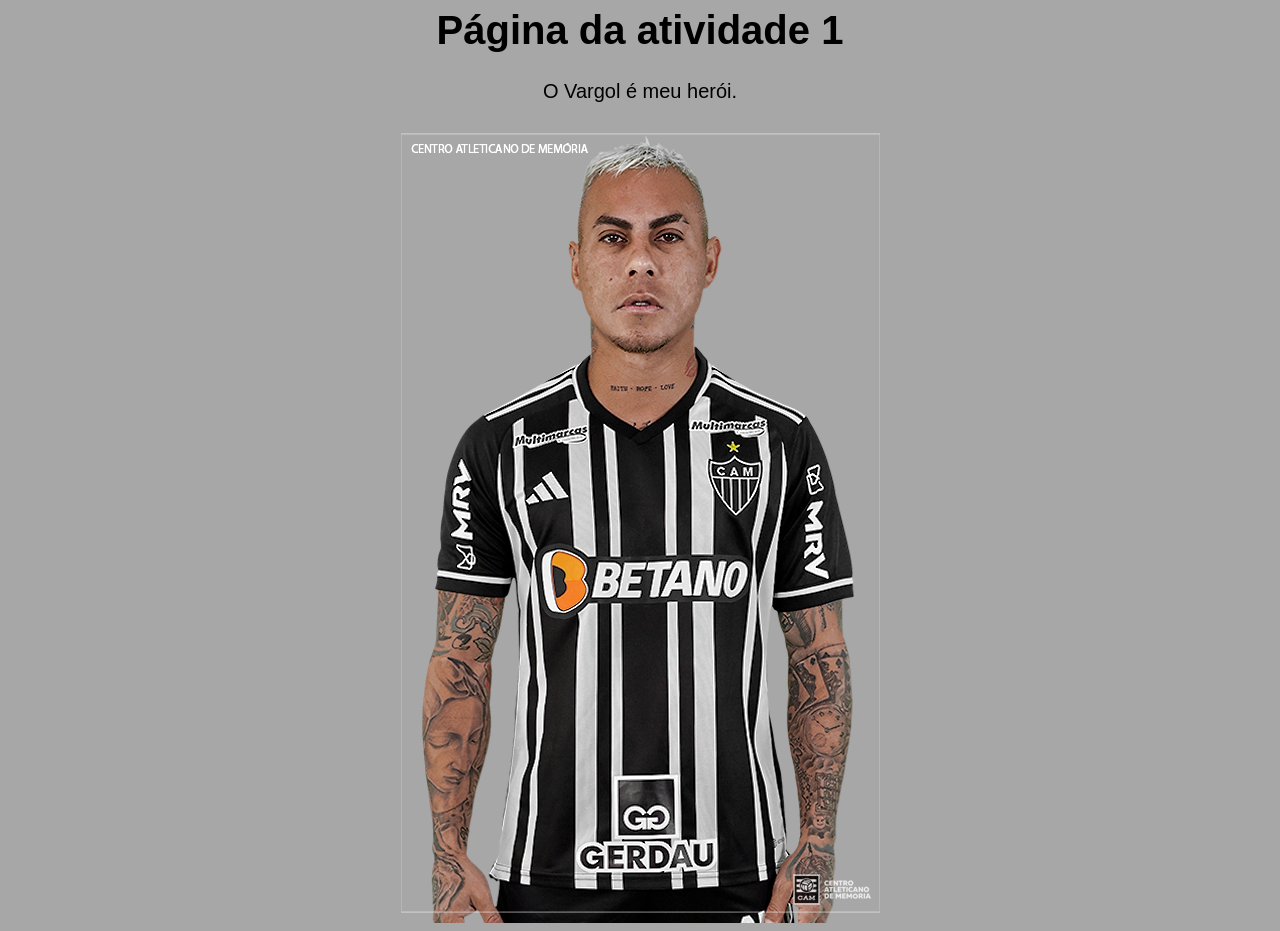
<file: DIW-ATIVIDADE.1/index.html>
<html>
    <head>
        <title>Site</title>
        <link rel="stylesheet" href="style.css">
    </head>
    <body>
        <div class="vargol">
            <h1>Página da atividade 1</h1>
            <p>O Vargol é meu herói.</p>
            <img src="images/Vargas2023b.png">
        </div>
    </body>
</html>
</file>
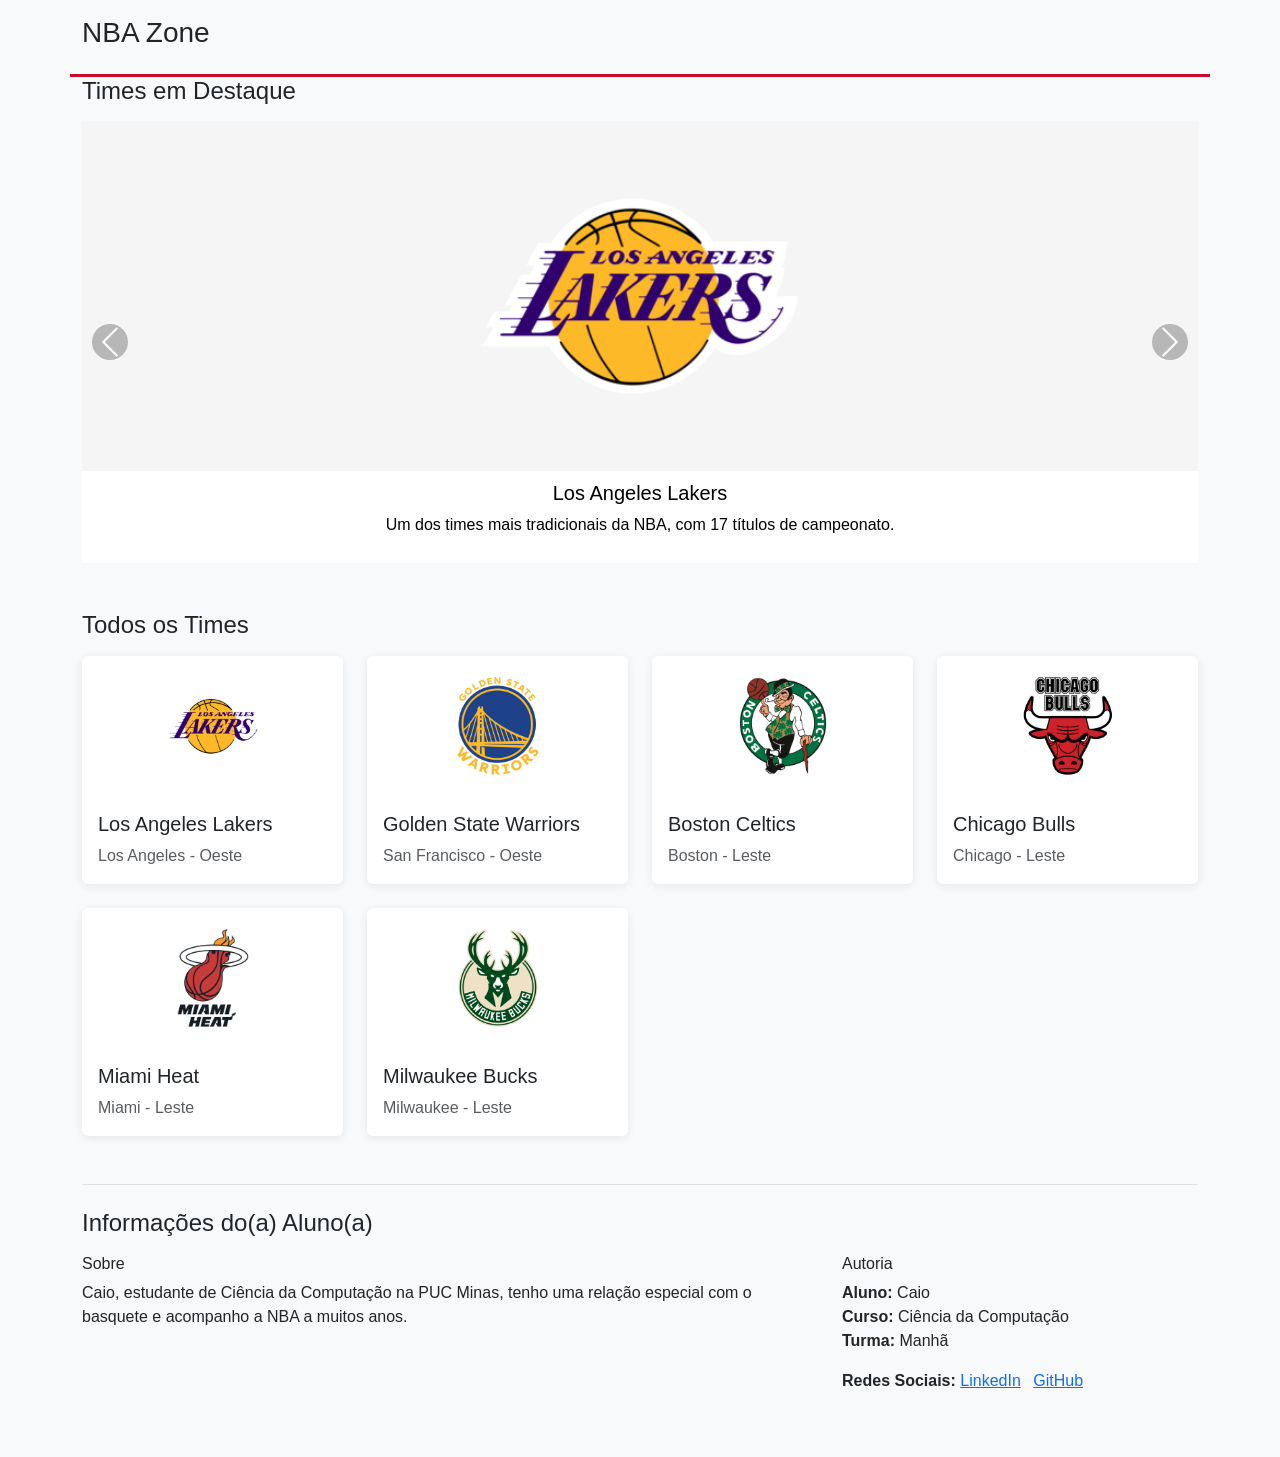
<file: tp1/index.html>
<!DOCTYPE html>
<html lang="pt-BR">
<head>
  <meta charset="UTF-8">
  <meta name="viewport" content="width=device-width, initial-scale=1.0">
  <title>NBA Times</title>
  <link href="https://cdn.jsdelivr.net/npm/bootstrap@5.3.3/dist/css/bootstrap.min.css" rel="stylesheet">
  <link rel="stylesheet" href="css/styles.css">
</head>
<body>
  <header class="container py-3">
    <h1 class="h3">NBA Zone</h1>
  </header>
  <main class="container">
    <section class="mb-5">
      <h2 class="h4 mb-3">Times em Destaque</h2>
      <div id="carouselDestaques" class="carousel slide" data-bs-ride="carousel">
        <div class="carousel-indicators" id="carouselIndicadores"></div>
        <div class="carousel-inner" id="carouselItens"></div>
        <button class="carousel-control-prev" type="button" data-bs-target="#carouselDestaques" data-bs-slide="prev">
          <span class="carousel-control-prev-icon"></span>
        </button>
        <button class="carousel-control-next" type="button" data-bs-target="#carouselDestaques" data-bs-slide="next">
          <span class="carousel-control-next-icon"></span>
        </button>
      </div>
    </section>
    <section class="mb-5">
      <h2 class="h4 mb-3">Todos os Times</h2>
      <div id="listaTimes" class="row g-4"></div>
    </section>
    <section class="mb-5 border-top pt-4">
      <h2 class="h4 mb-3">Informações do(a) Aluno(a)</h2>
      <div class="row">
        <div class="col-md-8">
          <h3 class="h6">Sobre</h3>
          <p>Caio, estudante de Ciência da Computação na PUC Minas, tenho uma relação especial com o basquete e acompanho a NBA a muitos anos.</p>
        </div>
        <div class="col-md-4">
          <h3 class="h6">Autoria</h3>
          <p><strong>Aluno:</strong> Caio<br><strong>Curso:</strong> Ciência da Computação<br><strong>Turma:</strong> Manhã</p>
          <p><strong>Redes Sociais:</strong>
            <a href="https://www.linkedin.com/in/caio-granffild" class="me-2">LinkedIn</a>
            <a href="https://github.com/CaioGranffild" class="me-2">GitHub</a>
          </p>
        </div>
      </div>
    </section>
  </main>
  <script src="https://cdn.jsdelivr.net/npm/bootstrap@5.3.3/dist/js/bootstrap.bundle.min.js"></script>
  <script src="js/app.js"></script>
</body>
</html>
</file>
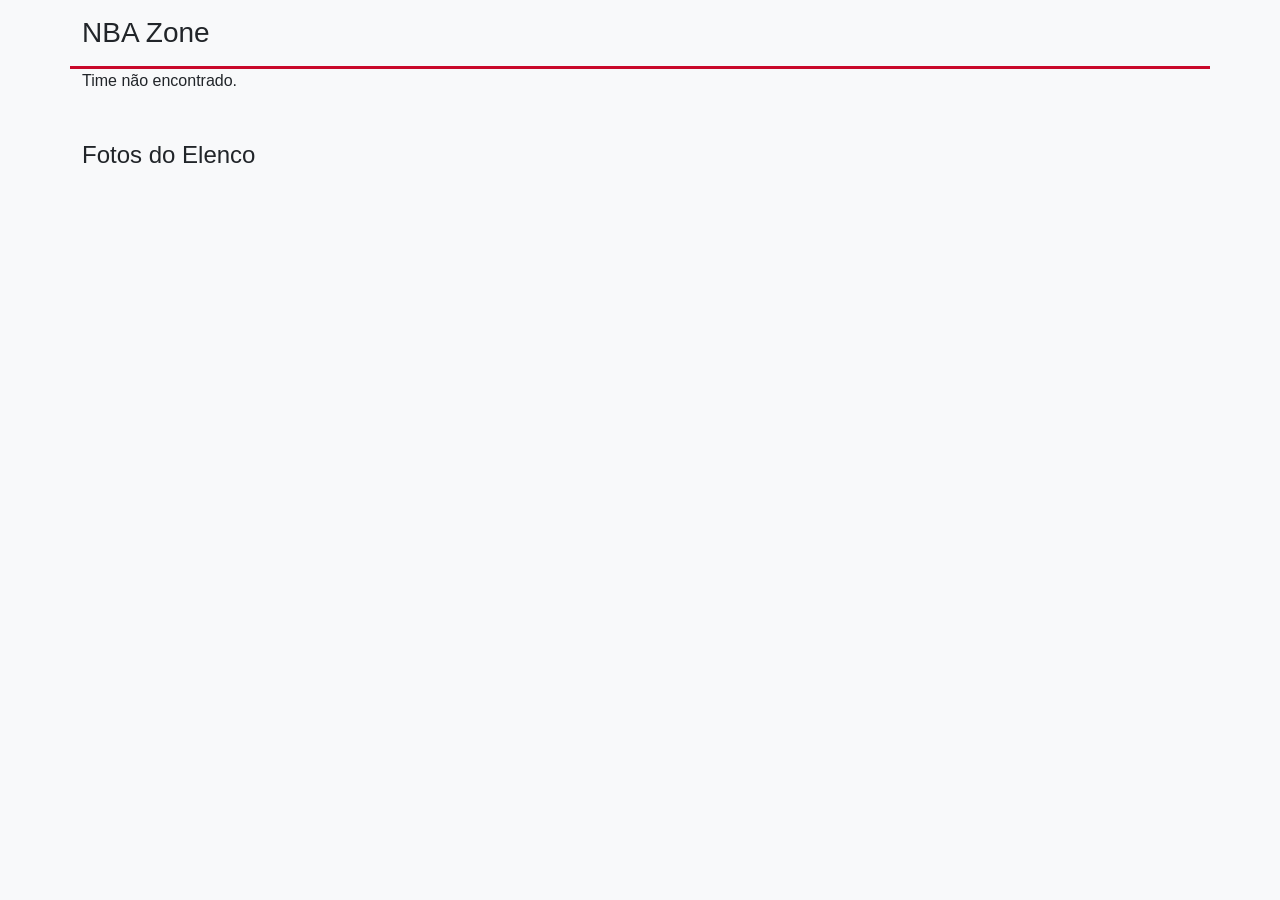
<file: tp1/detalhes.html>
<!DOCTYPE html>
<html lang="pt-BR">
<head>
  <meta charset="UTF-8">
  <meta name="viewport" content="width=device-width, initial-scale=1.0">
  <title>Detalhes do Time</title>
  <link href="https://cdn.jsdelivr.net/npm/bootstrap@5.3.3/dist/css/bootstrap.min.css" rel="stylesheet">
  <link rel="stylesheet" href="css/styles.css">
</head>
<body>
  <header class="container py-3">
    <a href="index.html" class="text-decoration-none h3">NBA Zone</a>
  </header>
  <main class="container">
    <section id="infoTime" class="mb-5"></section>
    <section class="mb-5">
      <h2 class="h4 mb-3">Fotos do Elenco</h2>
      <div id="listaJogadores" class="d-flex flex-wrap gap-4"></div>
    </section>
  </main>
  <script src="https://cdn.jsdelivr.net/npm/bootstrap@5.3.3/dist/js/bootstrap.bundle.min.js"></script>
  <script src="js/app.js"></script>
</body>
</html>
</file>
<file: DIW-ATIVIDADE.1/style.css>
body{
    color: rgb(0, 0, 0);
    font-family: Arial;
    font-size: 20px;
    background-color: #A7A7A7;
}
h1 {
    color: rgb(0, 0, 0);
}
.vargol {
  text-align: center;
  
}
</file>
<file: tp1/css/styles.css>
.carousel-caption{
  position: static;
  background: white;
  color: black;
  padding: 10px 0;
}
.carousel-item img{
  max-height: 280px;
  background: #f5f5f5;
}
.carousel-control-prev,
.carousel-control-next{
  width: 5%;
}
.carousel-control-prev-icon,
.carousel-control-next-icon{
  background-color: rgba(0,0,0,0.5);
  border-radius: 50%;
  padding: 18px;
}
.jogador-item{
  width: 180px;
}
.jogador-foto{
  width: 100%;
  height: 220px;
  object-fit: contain;
  background: #f5f5f5;
  padding: 8px;
}
@media (max-width: 576px){
  .jogador-item{
    width: 140px;
  }
  .jogador-foto{
    height: 170px;
  }
}
body{
  background-color: #f8f9fa;
  font-family: "Segoe UI", Arial, sans-serif;
}
header{
  border-bottom: 3px solid #c9082a;
}
header a, header h1{
  color: #1d1160;
  font-weight: bold;
}
.card{
  border: none;
  box-shadow: 0 2px 8px rgba(0,0,0,0.08);
  transition: transform 0.15s ease;
}
.card:hover{
  transform: translateY(-4px);
  box-shadow: 0 6px 16px rgba(0,0,0,0.12);
}
.carousel-inner img{
  background-color: #ffffff;
}
h2{
  color: #1d1160;
}
</file>
